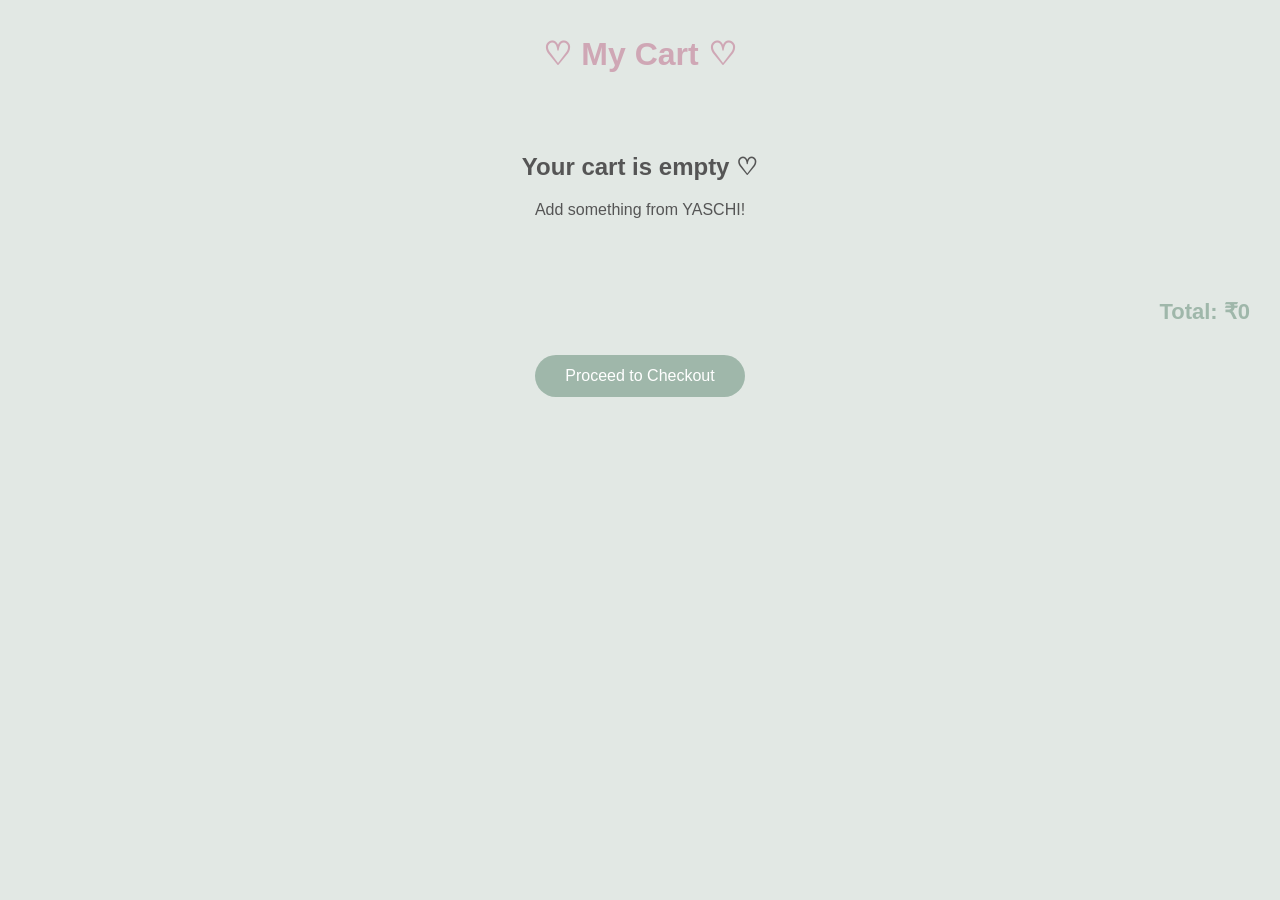
<file: Yaschi.com/cart.html>
<!DOCTYPE html>
<html lang="en">

<head>
    <meta charset="UTF-8">
    <meta name="viewport" content="width=device-width, initial-scale=1.0">

    <title>My Cart | Yaschi</title>

    <style>
        body {
            margin: 0;
            background: #e2e8e4;
            font-family: Arial, sans-serif;
            color: #555;
        }

        h1 {
            text-align: center;
            color: #cfa7b5;
            margin: 35px;
        }

        .cart-container {
            width: 85%;
            margin: auto;
        }

        .cart-item {
            background: #fffaf8;
            margin: 20px 0;
            padding: 20px;
            border-radius: 12px;
            display: flex;
            align-items: center;
            box-shadow: 0 3px 10px #ccc;
        }

        .cart-item img {
            width: 120px;
            height: 140px;
            object-fit: cover;
            border-radius: 8px;
        }

        .item-details {
            margin-left: 25px;
        }

        .price {
            color: #cfa7b5;
            font-size: 20px;
            font-weight: bold;
        }

        .remove {
            background: #d8b4b6;
            color: white;
            border: none;
            padding: 10px 18px;
            border-radius: 20px;
            cursor: pointer;
        }

        .total {
            text-align: right;
            font-size: 22px;
            font-weight: bold;
            color: #9fb7aa;
            margin: 30px;
        }

        .checkout {
            
            display: block;
            margin: 20px auto;
            padding: 12px 30px;
            border: none;
            border-radius: 25px;
            background: #9fb7aa;
            color: white;
            cursor: pointer;
            font-size: 16px;
        }

        .empty {
            text-align: center;
            margin: 80px;
        }
    </style>
</head>

<body>

    <h1>♡ My Cart ♡</h1>

    <div class="cart-container" id="cart-container">
    </div>

    <div class="total" id="total">
        Total: ₹0
    </div>

    <a href="checkout.html" style="text-decoration: none;">
        <button class="checkout" onclick="checkout()">
            Proceed to Checkout
        </button>
    </a>

    <script>

        let cart = JSON.parse(localStorage.getItem("cart")) || [];

        let container = document.getElementById("cart-container");

        let total = 0;

        if (cart.length == 0) {

            container.innerHTML =
                '<div class="empty">' +
                '<h2>Your cart is empty ♡</h2>' +
                '<p>Add something from YASCHI!</p>' +
                '</div>';

        }

        for (let i = 0; i < cart.length; i++) {

            total = total + cart[i].price * cart[i].quantity;

            container.innerHTML +=

                '<div class="cart-item">' +

                '<div class="item-details">' +

                '<h2>' + cart[i].name + '</h2>' +

                '<p class="price">₹' + cart[i].price + '</p>' +

                '<p>Quantity: ' + cart[i].quantity + '</p>' +

                '<button class="remove" onclick="removeItem(' + i + ')">' +
                'Remove' +
                '</button>' +

                '</div>' +

                '</div>';

        }

        document.getElementById("total").innerHTML =
            "Total: ₹" + total;


        function removeItem(index) {

            cart.splice(index, 1);

            localStorage.setItem("cart", JSON.stringify(cart));

            location.reload();

        }


        function checkout() {

            if (cart.length == 0) {

                alert("Your cart is empty!");

            } else {

                alert("Proceeding to checkout...");

            }

        }

    </script>

</body>

</html>
</file>
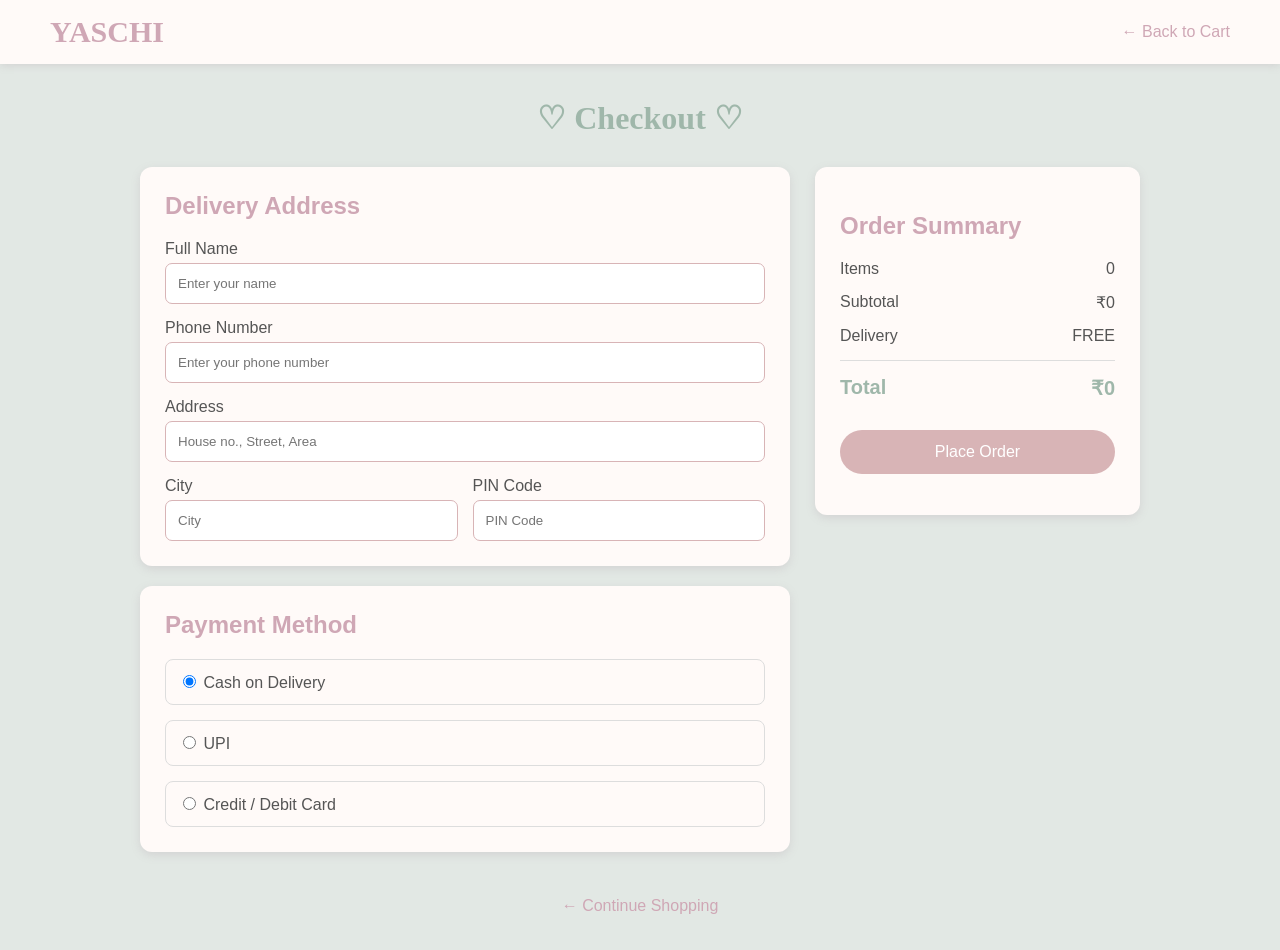
<file: Yaschi.com/checkout.html>
<!DOCTYPE html>
<html lang="en">

<head>

    <meta charset="UTF-8">

    <meta name="viewport" content="width=device-width, initial-scale=1.0">

    <title>Checkout | Yaschi</title>

    <style>

        * {
            box-sizing: border-box;
        }

        body {
            margin: 0;
            background: #e2e8e4;
            font-family: Arial, sans-serif;
            color: #555;
        }

        /* HEADER */

        header {
            background: #fffaf8;
            padding: 15px 50px;
            display: flex;
            justify-content: space-between;
            align-items: center;
            box-shadow: 0 2px 8px lightgray;
        }

        .logo {
            color: #cfa7b5;
            font-family: Georgia, serif;
            font-size: 30px;
            font-weight: bold;
        }

        header a {
            color: #cfa7b5;
            text-decoration: none;
        }

        /* MAIN */

        .container {
            width: 90%;
            max-width: 1000px;
            margin: 35px auto;
        }

        h1 {
            text-align: center;
            color: #9fb7aa;
            font-family: Georgia, serif;
            margin-bottom: 30px;
        }

        .checkout {
            display: flex;
            gap: 25px;
        }

        /* LEFT SIDE */

        .left {
            flex: 2;
        }

        .box {
            background: #fffaf8;
            padding: 25px;
            border-radius: 12px;
            margin-bottom: 20px;
            box-shadow: 0 3px 10px lightgray;
        }

        .box h2 {
            color: #cfa7b5;
            margin-top: 0;
        }

        label {
            display: block;
            margin-top: 15px;
            margin-bottom: 5px;
        }

        input,
        select {
            width: 100%;
            padding: 12px;
            border: 1px solid #d8b4b6;
            border-radius: 7px;
            outline: none;
        }

        input:focus,
        select:focus {
            border: 2px solid #9fb7aa;
        }

        .row {
            display: flex;
            gap: 15px;
        }

        .row div {
            flex: 1;
        }

        /* PAYMENT */

        .payment-option {
            margin-top: 15px;
            padding: 12px;
            border: 1px solid #ddd;
            border-radius: 8px;
        }

        .payment-option input {
            width: auto;
        }

        /* RIGHT SIDE */

        .right {
            flex: 1;
        }

        .summary {
            background: #fffaf8;
            padding: 25px;
            border-radius: 12px;
            box-shadow: 0 3px 10px lightgray;
            position: sticky;
            top: 20px;
        }

        .summary h2 {
            color: #cfa7b5;
        }

        .summary-row {
            display: flex;
            justify-content: space-between;
            margin: 15px 0;
        }

        .total {
            border-top: 1px solid #ddd;
            padding-top: 15px;
            font-size: 20px;
            font-weight: bold;
            color: #9fb7aa;
        }

        .place-order {
            width: 100%;
            padding: 13px;
            border: none;
            border-radius: 25px;
            background: #d8b4b6;
            color: white;
            font-size: 16px;
            cursor: pointer;
            margin-top: 15px;
        }

        .place-order:hover {
            background: #9fb7aa;
        }

        .back {
            display: block;
            text-align: center;
            margin: 25px;
            color: #cfa7b5;
            text-decoration: none;
        }

        /* MESSAGE */

        #message {
            text-align: center;
            color: #6d9b78;
            font-weight: bold;
            margin-top: 15px;
        }

        /* MOBILE */

        @media(max-width: 700px) {

            .checkout {
                flex-direction: column;
            }

            header {
                padding: 15px 20px;
            }

            .container {
                width: 95%;
            }

            .row {
                flex-direction: column;
                gap: 0;
            }

        }

    </style>

</head>


<body>


<!-- HEADER -->

<header>

    <div class="logo">
        YASCHI
    </div>

    <a href="cart.html">
        ← Back to Cart
    </a>

</header>


<div class="container">

    <h1>♡ Checkout ♡</h1>


    <div class="checkout">


        <!-- LEFT -->

        <div class="left">


            <!-- DELIVERY -->

            <div class="box">

                <h2>Delivery Address</h2>


                <label>Full Name</label>

                <input
                    type="text"
                    id="name"
                    placeholder="Enter your name"
                >


                <label>Phone Number</label>

                <input
                    type="tel"
                    id="phone"
                    placeholder="Enter your phone number"
                >


                <label>Address</label>

                <input
                    type="text"
                    id="address"
                    placeholder="House no., Street, Area"
                >


                <div class="row">

                    <div>

                        <label>City</label>

                        <input
                            type="text"
                            id="city"
                            placeholder="City"
                        >

                    </div>


                    <div>

                        <label>PIN Code</label>

                        <input
                            type="text"
                            id="pin"
                            placeholder="PIN Code"
                        >

                    </div>

                </div>

            </div>


            <!-- PAYMENT -->

            <div class="box">

                <h2>Payment Method</h2>


                <div class="payment-option">

                    <input
                        type="radio"
                        name="payment"
                        value="cod"
                        checked
                    >

                    Cash on Delivery

                </div>


                <div class="payment-option">

                    <input
                        type="radio"
                        name="payment"
                        value="upi"
                    >

                    UPI

                </div>


                <div class="payment-option">

                    <input
                        type="radio"
                        name="payment"
                        value="card"
                    >

                    Credit / Debit Card

                </div>

            </div>

        </div>


        <!-- RIGHT -->

        <div class="right">

            <div class="summary">

                <h2>Order Summary</h2>


                <div class="summary-row">

                    <span>Items</span>

                    <span id="items">
                        0
                    </span>

                </div>


                <div class="summary-row">

                    <span>Subtotal</span>

                    <span id="subtotal">
                        ₹0
                    </span>

                </div>


                <div class="summary-row">

                    <span>Delivery</span>

                    <span>
                        FREE
                    </span>

                </div>


                <div class="summary-row total">

                    <span>Total</span>

                    <span id="total">
                        ₹0
                    </span>

                </div>


                <button
                    class="place-order"
                    id="placeOrder"
                >

                    Place Order

                </button>


                <p id="message"></p>

            </div>

        </div>

    </div>


    <a href="index.html" class="back">
        ← Continue Shopping
    </a>

</div>


<script>


// GET CART

let cart =
    JSON.parse(localStorage.getItem("cart")) || [];


// CALCULATE TOTAL

let totalItems = 0;

let totalPrice = 0;


for (let i = 0; i < cart.length; i++) {

    totalItems =
        totalItems + Number(cart[i].quantity);

    totalPrice =
        totalPrice +
        Number(cart[i].price) *
        Number(cart[i].quantity);

}


// SHOW SUMMARY

document.getElementById("items").innerHTML =
    totalItems;

document.getElementById("subtotal").innerHTML =
    "₹" + totalPrice;

document.getElementById("total").innerHTML =
    "₹" + totalPrice;


// PLACE ORDER

document.getElementById("placeOrder").onclick =
function () {


    let name =
        document.getElementById("name").value;

    let phone =
        document.getElementById("phone").value;

    let address =
        document.getElementById("address").value;

    let city =
        document.getElementById("city").value;

    let pin =
        document.getElementById("pin").value;


    if (
        name == "" ||
        phone == "" ||
        address == "" ||
        city == "" ||
        pin == ""
    ) {

        alert("Please fill all delivery details.");

        return;

    }


    if (cart.length == 0) {

        alert("Your cart is empty.");

        return;

    }


    document.getElementById("message").innerHTML =
        "✓ Order placed successfully! ♡";


    // Empty cart

    localStorage.removeItem("cart");

};

</script>


</body>

</html>
</file>
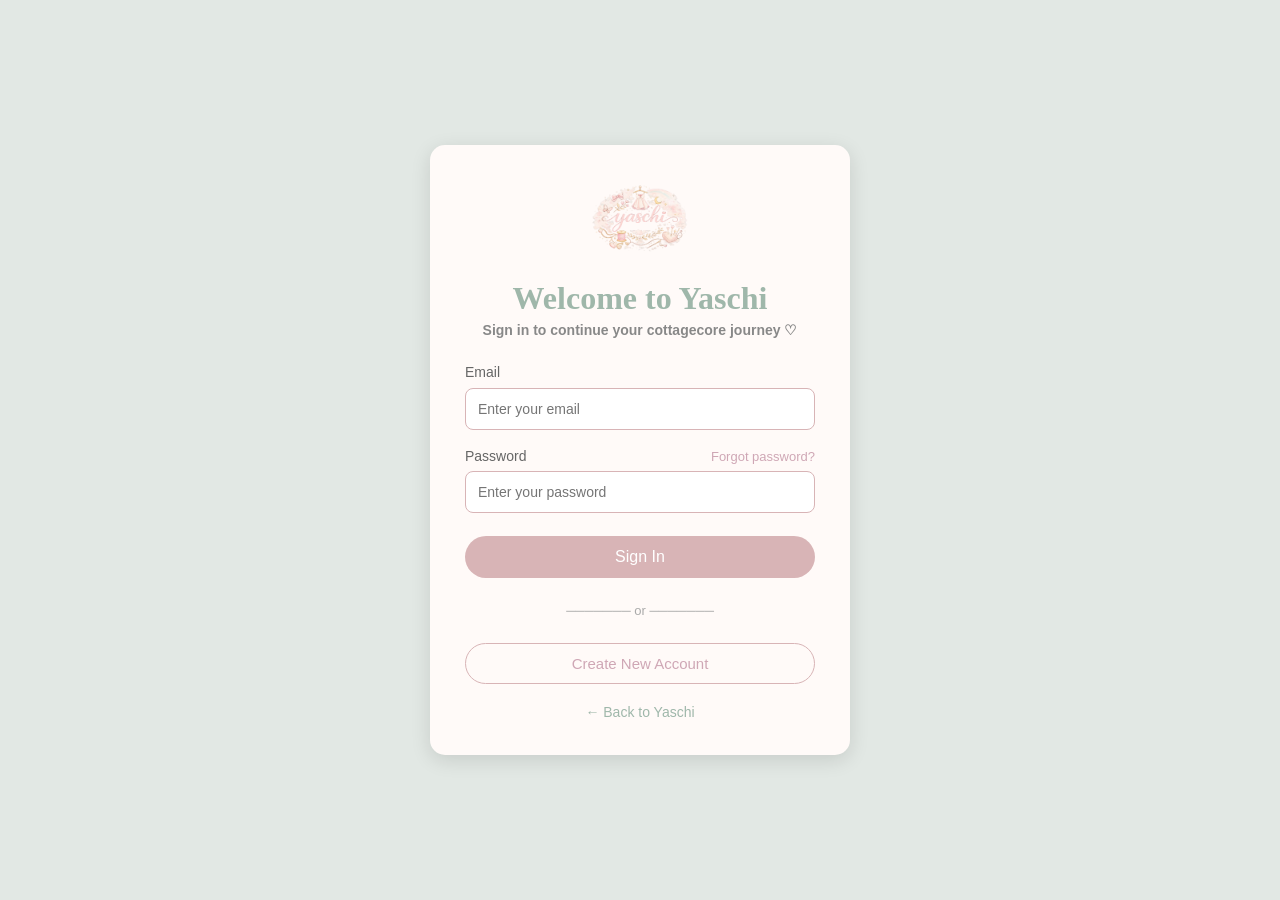
<file: Yaschi.com/signin.html>
<!DOCTYPE html>
<html lang="en">

<head>

    <meta charset="UTF-8">

    <meta name="viewport" content="width=device-width, initial-scale=1.0">

    <title>Sign In | Yaschi</title>

    <link rel="stylesheet" href="style.css">

    <style>

        body {
            margin: 0;
            background-color: #e2e8e4;
            font-family: Arial, Helvetica, sans-serif;
        }

        .signin-page {
            min-height: 100vh;
            display: flex;
            justify-content: center;
            align-items: center;
        }

        .signin-box {
            width: 350px;
            background-color: #fffaf8;
            padding: 35px;
            border-radius: 15px;
            box-shadow: 0 5px 20px rgba(0, 0, 0, 0.12);
            text-align: center;
        }

        .signin-logo {
            width: 100px;
            height: 85px;
            margin: auto;
            background-image: url("Yaschi_logo.png");
            background-size: cover;
            background-position: center;
        }

        .signin-box h1 {
            color: #9fb7aa;
            font-family: Georgia, serif;
            margin: 15px 0 5px;
        }

        .subtitle {
            color: #888;
            font-size: 14px;
            margin-bottom: 25px;
        }

        .input-box {
            text-align: left;
            margin-bottom: 18px;
        }

        .input-box label {
            color: #666;
            font-size: 14px;
        }

        .input-box input {
            width: 100%;
            box-sizing: border-box;
            padding: 12px;
            margin-top: 7px;
            border: 1px solid #d8b4b6;
            border-radius: 8px;
            outline: none;
            font-size: 14px;
        }

        .input-box input:focus {
            border: 2px solid #9fb7aa;
        }

        .password {
            display: flex;
            justify-content: space-between;
            align-items: center;
        }

        .forgot {
            color: #cfa7b5;
            font-size: 13px;
            text-decoration: none;
        }

        .signin-button {
            width: 100%;
            padding: 12px;
            border: none;
            border-radius: 25px;
            background-color: #d8b4b6;
            color: white;
            font-size: 16px;
            cursor: pointer;
            margin-top: 5px;
        }

        .signin-button:hover {
            background-color: #9fb7aa;
        }

        .divider {
            margin: 25px 0;
            color: #aaa;
            font-size: 13px;
        }

        .create-button {
            width: 100%;
            padding: 11px;
            border: 1px solid #d8b4b6;
            border-radius: 25px;
            background-color: transparent;
            color: #cfa7b5;
            cursor: pointer;
            font-size: 15px;
        }

        .create-button:hover {
            background-color: #f5e9e9;
        }

        .back-home {
            display: block;
            margin-top: 20px;
            color: #9fb7aa;
            text-decoration: none;
            font-size: 14px;
        }

        .message {
            margin-top: 15px;
            color: #9fb7aa;
            font-size: 14px;
        }

    </style>

</head>

<body>

    <div class="signin-page">

        <div class="signin-box">

            <div class="signin-logo"></div>

            <h1>Welcome to Yaschi</h1>

            <p class="subtitle">
                Sign in to continue your cottagecore journey ♡
            </p>


            <form id="signinForm">

                <div class="input-box">

                    <label>Email</label>

                    <input
                        type="email"
                        id="email"
                        placeholder="Enter your email"
                        required
                    >

                </div>


                <div class="input-box">

                    <div class="password">

                        <label>Password</label>

                        <a href="#" class="forgot">
                            Forgot password?
                        </a>

                    </div>

                    <input
                        type="password"
                        id="password"
                        placeholder="Enter your password"
                        required
                    >

                </div>


                <button type="submit" class="signin-button">

                    Sign In

                </button>

            </form>


            <p class="message" id="message"></p>


            <div class="divider">
                ─────── or ───────
            </div>


            <button class="create-button">

                Create New Account

            </button>


            <a href="index.html" class="back-home">

                ← Back to Yaschi

            </a>

        </div>

    </div>


    <script>

        let form = document.getElementById("signinForm");

        form.addEventListener("submit", function(event) {

            event.preventDefault();

            let email = document.getElementById("email").value;

            let password = document.getElementById("password").value;

            let message = document.getElementById("message");


            if (email == "" || password == "") {

                message.innerHTML = "Please fill all the fields.";

            }

            else {

                message.innerHTML = "Welcome back to Yaschi ♡";

            }

        });

    </script>

</body>

</html>
</file>
<file: Yaschi.com/style.css>
body{
    background-color: #e2e8e4;
}
*{
    margin:0;
    font-family: Arial, Helvetica, sans-serif;
    border: border-box; 
}

.navbar { 
    height: 90px;
    color: #d8b4b6;
    background-color: #e2e8e4;
    box-shadow: 0 2px 10px;
    display: flex;
    align-items: center;
    justify-content: space-evenly;

}

.nav-logo{
    height: 85px;
    width: 100px;
}

.logo{
    background-image: url(Yaschi_logo.png);
    background-size: cover;
    height: 85px;
    width: 100px;
}

.border{
    border: 2px solid transparent;
}

.border:hover{
    border: 1px solid whitesmoke;
}


/** box2 **/
.add-1{
    color: #ebc8c3 ;
    font-size: 0.85 rem;
    margin-left: 15px;
}

.add-2{
    font-size: 1.25 rem;
    margin-left: 3px;
}

.add-icon{
    display:flex;
    justify-content: space-evenly;
    align-items: center;
    text-align: center;
    
}

/**box-3**/
.nav-search{
    display: flex;
    background-color: #fff8f8;
    width: 620px;
    height: 40px;
    border-radius: 5px;
}

.search-select{
    background-color: #fffaf8;
    border-color: #d8b4b6;
    width: 50px;
    text-align: center;
    border-top-left-radius: 5px;
    border-bottom-left-radius: 5px;
    border:none;
    color: #d8b4b6;
    
}


.search-input{
    width: 100%;
    border: none;
    font-size: 1 rem;
    color: #d8b4b6;
}

.search-icon{
    width: 45px;
    display: flex;
    justify-content: center;
    align-items: center;
    font-size: 1.25 REM;
    background-color: #d8b4b6;
     border-top-right-radius: 5px;
    border-bottom-right-radius: 5px;
}

.nav-search:hover{
    border: 2px solid #d8b4b6;
    
}

/**box-4**/

span{
    text-decoration: none;
    color: #d8b4b6;
    font-size: 0.5 rem;
}
a{
    text-decoration: none;
}
.nav-2{
    text-decoration: none;
     color: #d8b4b6;
    font-size: 0.85 rem;
    font-weight: 750;
}


/**box-5**/
.nav-cart{
    font-size: 30px;
    color: #d8b4b6;
}

.nav-cart:hover{
    border: 1px solid whitesmoke;
    
}




/**panel**/
.panel-all:hover{
    border: 1px solid whitesmoke;
    
}

.panel{
    height: 40px;
    background-color: #cfd8cf;
    box-shadow: 0 1px 5px;
    display: flex;
    align-items: center;
    justify-content: space-evenly;
    color: #CFA7B5;
}

.panel-ops p{
    display: inline;
    margin-left: 15px;
}

.panel-ops{
    width: 65%;
    font-size: 0.85 rem;
}


.panel-deals{
    font-size: 0.9 rem;
    font-weight: 700;
}
.panel-deals:hover{
    border: 1px solid whitesmoke;
    
}

.p:hover{
    border: 1px solid whitesmoke;
}



/**hero section**/
    .hero {
  position: relative;
  height: 78vh;
  overflow: hidden;
  display: flex;
  align-items: center;
  justify-content: center;
  background: #e2e8e4;
}

.hero-video {
  position: absolute;
  top: 50%;
  left: 50%;
  width: 100%;
  height: 100%;
  object-fit: cover;
  transform: translate(-50%, -50%);
  z-index: 1;
}

.hero::after {
  content: "";
  position: absolute;
  inset: 0;
  background: rgba(255, 248, 250, 0.25);
  z-index: 2;
}

.hero-content {
  position: relative;
  z-index: 3;
  text-align: center;
  color: white;
}

.hero-content h1 {
  font-size: 5rem;
  font-family: serif;
  margin-bottom: 10px;
}

.hero-content p {
    text-align: center;
  font-size: 1.2rem;
  letter-spacing: 2px;
  margin-bottom: 20px;
}

.hero-content button {
  padding: 12px 28px;
  border: none;
  border-radius: 30px;
  background: #fff8fa;
  color: #5d5d5d;
  cursor: pointer;
  font-size: 1rem;
}


/**Shop-section**/

.shop-section-1{
    display: flex;
    flex-wrap: wrap;
    justify-content: space-evenly;
    background-color: #e2e8e4;;
}

.box{
    height: 400px;
    width: 23%;
    background-color: #fffaf8 ;;
    padding: 20px 0px 15px;
    margin-top: 15px ;
    border-color: #ebc8c3;
    box-shadow: #e2e8e4;
}

.box-img{
    align-content: center;
    height: 300px;
    background-size: cover;
    background-repeat: no-repeat;
    margin-top: 1rem;
    margin-bottom: 1rem;

    
}

.box-content{
    margin-left: 1rem;
    margin-right: 1rem;

}

.box-content p{
color: #ebc8c3;
}

/**Footer**/

footer{
    margin-top: 15px;
}

.footpanel-1{
    background-color:#d6ded6; 
    color:  #d8b4b6;
    height: 50px;
     box-shadow: 0 1px 5px;
    display: flex;
    justify-content: center;
    align-items: center;
    font-size: 0.9rem;
    font-weight: 600;
}

.footpanel-2{
    background-color:#cfd8cf; 
    color:  #CFA7B5;
     box-shadow: 0 1px 5px;
    height: 200px;
    display: flex;
    justify-content: space-evenly;

    font-size: 0.85rem;
}

ul{
    margin-top: 25px;
}

ul a{
    list-style: none;
    display: block;
    font-size: 0.85rem;
    margin-top: 5px;
}

p{
    font-size: 1 rem;
    color: #CFA7B5;
    font-weight: 700;
}

.footpanel-3{
     background-color:#cfd8cf; 
    color:  #CFA7B5;
    box-shadow: 0 1px 5px;
    height: 90px;
    display: flex;
    justify-content: center;
    align-items: center;

}

.logo{
    background-image: url(Yaschi_logo.png);
    background-size: cover;
    height: 90px;
    width: 100px;
}

.footpanel-4{

    height: 60px;
    color: #d8b4b6;
    background-color: #e2e8e4;
    box-shadow: 0 1px 5px;
}

a{
    color: #d8b4b6;
}

.pages{
font-size: 0.7rem;
text-align: center;
padding: 25px;
}

/*Product Price */

.price{
    text-align: center;
    color: #CFA7B5;
    font-size: 20px;
    font-weight: bold;
    margin-bottom: 10px;
}

/*  Add to Cart Button */

.cart-btn{
    width: 80%;
    height: 40px;
    margin-left: 10%;
    margin-bottom: 10px;
    border: none;
    border-radius: 20px;
    background-color: #d8b4b6;
    color: white;
    font-size: 16px;
    cursor: pointer;
}

.cart-btn:hover{
    background-color: #c89da2;
}

/*Wishlist Button */

.wish-btn{
    width: 80%;
    height: 40px;
    margin-left: 10%;
    border: 1px solid #d8b4b6;
    border-radius: 20px;
    background-color: white;
    color: #d8b4b6;
    font-size: 16px;
    cursor: pointer;
}

.wish-btn:hover{
    background-color: #d8b4b6;
    color: white;
}

/*  Cart Counter */

#cart-count{
    background-color: crimson;
    color: white;
    border-radius: 50%;
    padding: 2px 8px;
    font-size: 14px;
    position: relative;
    top: -12px;
    left: -8px;
}

/*Product Hover  */

.box{
    transition: 0.3s;
}

.box:hover{
    transform: scale(1.03);
}

/* Notification  */

#message{
    position: fixed;
    right: 20px;
    bottom: 20px;
    background-color: #9FB7AA;
    color: white;
    padding: 15px;
    border-radius: 10px;
    display: none;
    font-size: 16px;
}

/* Search Box  */
.search-icon button {
    border: none;
    background: transparent;
    cursor: pointer;
    color: #e2e8e4;
    font-size: 18px;
    padding: 8px;
}
.search-input:focus{
    outline: none;
}

/*  Buttons Animation */

.cart-btn,
.wish-btn{
    transition: 0.3s;
}

.product-title{
    text-align:center;
    color:#9FB7AA;
    margin-bottom:15px;
}

.see-more{
    display:block;
    text-align:center;
    margin-top:10px;
    font-weight:bold;
    color:#d8b4b6;
}

.see-more:hover{
    color:#9FB7AA;
}
</file>
